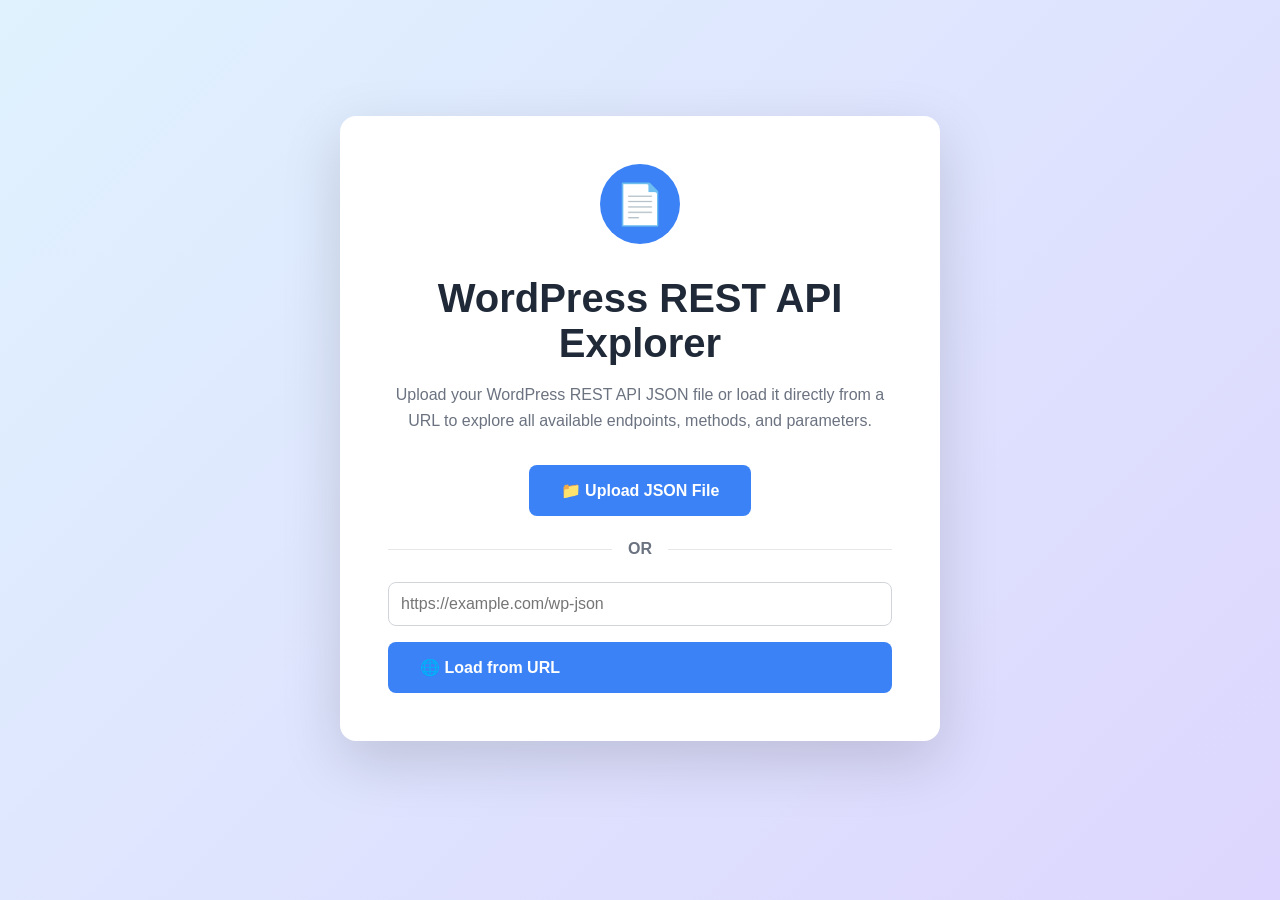
<file: index (15).html>
<!DOCTYPE html>
<html lang="en">
<head>
    <meta charset="UTF-8">
    <meta name="viewport" content="width=device-width, initial-scale=1.0">
    <title>WordPress REST API Explorer</title>
    <style>
        * {
            margin: 0;
            padding: 0;
            box-sizing: border-box;
        }

        body {
            font-family: -apple-system, BlinkMacSystemFont, 'Segoe UI', Roboto, Oxygen, Ubuntu, Cantarell, sans-serif;
            background: linear-gradient(135deg, #e0f2fe 0%, #ddd6fe 100%);
            min-height: 100vh;
            padding: 1rem;
        }

        .container {
            max-width: 1400px;
            margin: 0 auto;
        }

        .upload-screen {
            max-width: 600px;
            margin: 100px auto;
            background: white;
            padding: 3rem;
            border-radius: 1rem;
            box-shadow: 0 20px 60px rgba(0,0,0,0.15);
            text-align: center;
        }

        .upload-icon {
            width: 80px;
            height: 80px;
            margin: 0 auto 2rem;
            background: #3b82f6;
            border-radius: 50%;
            display: flex;
            align-items: center;
            justify-content: center;
            color: white;
            font-size: 40px;
        }

        h1 {
            font-size: 2.5rem;
            color: #1f2937;
            margin-bottom: 1rem;
        }

        .upload-description {
            color: #6b7280;
            margin-bottom: 2rem;
            line-height: 1.6;
        }

        .upload-btn {
            background: #3b82f6;
            color: white;
            padding: 1rem 2rem;
            border: none;
            border-radius: 0.5rem;
            font-size: 1rem;
            font-weight: 600;
            cursor: pointer;
            transition: background 0.3s;
            display: inline-flex;
            align-items: center;
            gap: 0.5rem;
        }

        .upload-btn:hover {
            background: #2563eb;
        }

        .hidden {
            display: none !important;
        }

        .header {
            background: white;
            padding: 1.5rem;
            border-radius: 0.5rem;
            box-shadow: 0 4px 6px rgba(0,0,0,0.1);
            margin-bottom: 1.5rem;
        }

        .header-top {
            display: flex;
            justify-content: space-between;
            align-items: center;
            margin-bottom: 1rem;
            flex-wrap: wrap;
            gap: 1rem;
        }

        .header-title {
            display: flex;
            align-items: center;
            gap: 0.5rem;
        }

        .header-title h2 {
            font-size: 1.875rem;
            color: #1f2937;
        }

        .header-url {
            color: #6b7280;
            font-size: 0.875rem;
            margin-top: 0.25rem;
        }

        .reload-btn {
            background: #6b7280;
            color: white;
            padding: 0.5rem 1rem;
            border: none;
            border-radius: 0.375rem;
            cursor: pointer;
            font-size: 0.875rem;
            transition: background 0.3s;
        }

        .reload-btn:hover {
            background: #4b5563;
        }

        .stats-grid {
            display: grid;
            grid-template-columns: repeat(auto-fit, minmax(200px, 1fr));
            gap: 1rem;
            margin-top: 1rem;
        }

        .stat-card {
            padding: 1rem;
            border-radius: 0.5rem;
            display: flex;
            flex-direction: column;
            gap: 0.5rem;
        }

        .stat-card.blue { background: #dbeafe; }
        .stat-card.green { background: #d1fae5; }
        .stat-card.purple { background: #e9d5ff; }
        .stat-card.orange { background: #fed7aa; }

        .stat-icon {
            font-size: 1.5rem;
        }

        .stat-value {
            font-size: 1.5rem;
            font-weight: 700;
            color: #1f2937;
        }

        .stat-label {
            font-size: 0.875rem;
            color: #6b7280;
        }

        .filters {
            background: white;
            padding: 1rem;
            border-radius: 0.5rem;
            box-shadow: 0 4px 6px rgba(0,0,0,0.1);
            margin-bottom: 1.5rem;
        }

        .filters-content {
            display: flex;
            gap: 1rem;
            flex-wrap: wrap;
            align-items: center;
        }

        .search-box {
            flex: 1;
            min-width: 200px;
            position: relative;
        }

        .search-box input {
            width: 100%;
            padding: 0.5rem 0.5rem 0.5rem 2.5rem;
            border: 1px solid #d1d5db;
            border-radius: 0.5rem;
            font-size: 1rem;
            transition: all 0.3s;
        }

        .search-box input:focus {
            outline: none;
            border-color: #3b82f6;
            box-shadow: 0 0 0 3px rgba(59, 130, 246, 0.1);
        }

        .search-icon {
            position: absolute;
            left: 0.75rem;
            top: 50%;
            transform: translateY(-50%);
            color: #9ca3af;
        }

        .method-filters {
            display: flex;
            gap: 0.5rem;
            flex-wrap: wrap;
        }

        .method-btn {
            padding: 0.5rem 1rem;
            border: none;
            border-radius: 0.5rem;
            font-weight: 600;
            font-size: 0.875rem;
            cursor: pointer;
            transition: all 0.3s;
            background: #e5e7eb;
            color: #374151;
        }

        .method-btn:hover {
            background: #d1d5db;
        }

        .method-btn.active {
            background: #3b82f6;
            color: white;
        }

        .content-grid {
            display: grid;
            grid-template-columns: 1fr 2fr;
            gap: 1.5rem;
        }

        @media (max-width: 1024px) {
            .content-grid {
                grid-template-columns: 1fr;
            }
        }

        .routes-panel {
            background: white;
            border-radius: 0.5rem;
            box-shadow: 0 4px 6px rgba(0,0,0,0.1);
            padding: 1rem;
            max-height: calc(100vh - 400px);
            overflow-y: auto;
        }

        .routes-panel h3 {
            font-size: 1.25rem;
            color: #1f2937;
            margin-bottom: 1rem;
        }

        .route-item {
            border: 1px solid #e5e7eb;
            border-radius: 0.5rem;
            margin-bottom: 0.5rem;
            overflow: hidden;
        }

        .route-button {
            width: 100%;
            text-align: left;
            padding: 0.75rem;
            border: none;
            background: white;
            cursor: pointer;
            transition: background 0.3s;
            display: flex;
            justify-content: space-between;
            align-items: center;
        }

        .route-button:hover {
            background: #f9fafb;
        }

        .route-info {
            flex: 1;
            min-width: 0;
        }

        .route-path {
            font-family: 'Courier New', monospace;
            color: #2563eb;
            font-size: 0.875rem;
            overflow: hidden;
            text-overflow: ellipsis;
            white-space: nowrap;
            display: block;
        }

        .route-methods {
            display: flex;
            gap: 0.25rem;
            margin-top: 0.25rem;
            flex-wrap: wrap;
        }

        .method-badge {
            font-size: 0.75rem;
            padding: 0.125rem 0.375rem;
            border-radius: 0.25rem;
            font-weight: 600;
            color: white;
        }

        .method-badge.get { background: #3b82f6; }
        .method-badge.post { background: #10b981; }
        .method-badge.put { background: #eab308; }
        .method-badge.patch { background: #f97316; }
        .method-badge.delete { background: #ef4444; }

        .chevron {
            color: #9ca3af;
            transition: transform 0.3s;
        }

        .details-panel {
            background: white;
            border-radius: 0.5rem;
            box-shadow: 0 4px 6px rgba(0,0,0,0.1);
            padding: 1.5rem;
            max-height: calc(100vh - 400px);
            overflow-y: auto;
        }

        .empty-state {
            text-align: center;
            padding: 3rem;
        }

        .empty-icon {
            font-size: 4rem;
            color: #d1d5db;
            margin-bottom: 1rem;
        }

        .empty-text {
            color: #6b7280;
        }

        .route-header {
            border-bottom: 2px solid #e5e7eb;
            padding-bottom: 1rem;
            margin-bottom: 1.5rem;
        }

        .route-title {
            font-size: 1.5rem;
            color: #1f2937;
            margin-bottom: 0.5rem;
            word-break: break-all;
        }

        .route-namespace {
            font-size: 0.875rem;
            color: #6b7280;
            margin-top: 0.5rem;
        }

        .endpoint-section {
            background: #f9fafb;
            border-radius: 0.5rem;
            padding: 1rem;
            margin-bottom: 1rem;
        }

        .endpoint-methods {
            display: flex;
            gap: 0.5rem;
            margin-bottom: 1rem;
            flex-wrap: wrap;
        }

        .endpoint-methods .method-badge {
            font-size: 0.875rem;
            padding: 0.25rem 0.5rem;
        }

        .parameters-title {
            font-weight: 600;
            color: #374151;
            margin-bottom: 0.75rem;
        }

        .parameter-item {
            background: white;
            padding: 0.75rem;
            border-radius: 0.375rem;
            border: 1px solid #e5e7eb;
            margin-bottom: 0.5rem;
        }

        .parameter-header {
            display: flex;
            justify-content: space-between;
            align-items: start;
            margin-bottom: 0.5rem;
        }

        .parameter-name {
            font-family: 'Courier New', monospace;
            color: #2563eb;
            font-size: 0.875rem;
        }

        .required-badge {
            background: #fee2e2;
            color: #991b1b;
            font-size: 0.75rem;
            padding: 0.125rem 0.5rem;
            border-radius: 0.25rem;
            margin-left: 0.5rem;
        }

        .parameter-type {
            color: #6b7280;
            font-size: 0.75rem;
        }

        .parameter-description {
            color: #6b7280;
            font-size: 0.875rem;
            margin-top: 0.25rem;
        }

        .parameter-meta {
            font-size: 0.75rem;
            color: #6b7280;
            margin-top: 0.5rem;
        }

        .parameter-meta code {
            background: #f3f4f6;
            padding: 0.125rem 0.25rem;
            border-radius: 0.25rem;
            font-size: 0.75rem;
        }
    </style>
</head>
<body>
    <div class="container">
        <!-- Upload Screen -->
        <div id="uploadScreen" class="upload-screen">
            <div class="upload-icon">📄</div>
            <h1>WordPress REST API Explorer</h1>
            <p class="upload-description">
                Upload your WordPress REST API JSON file or load it directly from a URL to explore all available endpoints, methods, and parameters.
            </p>
            
            <div style="margin-bottom: 1.5rem;">
                <label for="fileInput" class="upload-btn">
                    📁 Upload JSON File
                </label>
                <input type="file" id="fileInput" accept=".json" class="hidden">
            </div>

            <div style="display: flex; align-items: center; gap: 1rem; margin: 1.5rem 0;">
                <div style="flex: 1; height: 1px; background: #e5e7eb;"></div>
                <span style="color: #6b7280; font-weight: 600;">OR</span>
                <div style="flex: 1; height: 1px; background: #e5e7eb;"></div>
            </div>

            <div style="margin-top: 1.5rem;">
                <input 
                    type="url" 
                    id="urlInput" 
                    placeholder="https://example.com/wp-json"
                    style="width: 100%; padding: 0.75rem; border: 1px solid #d1d5db; border-radius: 0.5rem; font-size: 1rem; margin-bottom: 1rem;"
                >
                <button id="loadUrlBtn" class="upload-btn" style="width: 100%;">
                    🌐 Load from URL
                </button>
                <p id="urlError" class="hidden" style="color: #ef4444; margin-top: 0.5rem; font-size: 0.875rem;"></p>
                <p id="urlLoading" class="hidden" style="color: #3b82f6; margin-top: 0.5rem; font-size: 0.875rem;">
                    ⏳ Loading API data...
                </p>
            </div>
        </div>

        <!-- Main App -->
        <div id="mainApp" class="hidden">
            <!-- Header -->
            <div class="header">
                <div class="header-top">
                    <div class="header-title">
                        <span style="font-size: 2rem;">🌐</span>
                        <div>
                            <h2 id="apiName">WordPress REST API</h2>
                            <div id="apiUrl" class="header-url"></div>
                        </div>
                    </div>
                    <label for="reloadFile" class="reload-btn">
                        Load Different File
                    </label>
                    <input type="file" id="reloadFile" accept=".json" class="hidden">
                </div>
                <div id="apiDescription" class="upload-description" style="text-align: left; margin: 0;"></div>
                <div class="stats-grid" id="statsGrid"></div>
            </div>

            <!-- Filters -->
            <div class="filters">
                <div class="filters-content">
                    <div class="search-box">
                        <span class="search-icon">🔍</span>
                        <input type="text" id="searchInput" placeholder="Search routes...">
                    </div>
                    <div class="method-filters" id="methodFilters"></div>
                </div>
            </div>

            <!-- Content -->
            <div class="content-grid">
                <div class="routes-panel">
                    <h3>Routes (<span id="routeCount">0</span>)</h3>
                    <div id="routesList"></div>
                </div>
                <div class="details-panel" id="detailsPanel">
                    <div class="empty-state">
                        <div class="empty-icon">ℹ️</div>
                        <p class="empty-text">Select a route to view details</p>
                    </div>
                </div>
            </div>
        </div>
    </div>

    <script>
        let apiData = null;
        let searchTerm = '';
        let filterMethod = 'ALL';

        // File upload handlers
        document.getElementById('fileInput').addEventListener('change', handleFileUpload);
        document.getElementById('reloadFile').addEventListener('change', handleFileUpload);
        document.getElementById('loadUrlBtn').addEventListener('click', handleUrlLoad);
        document.getElementById('urlInput').addEventListener('keypress', (e) => {
            if (e.key === 'Enter') {
                handleUrlLoad();
            }
        });
        document.getElementById('searchInput').addEventListener('input', (e) => {
            searchTerm = e.target.value.toLowerCase();
            renderRoutes();
        });

        async function handleUrlLoad() {
            const urlInput = document.getElementById('urlInput');
            const url = urlInput.value.trim();
            const errorEl = document.getElementById('urlError');
            const loadingEl = document.getElementById('urlLoading');

            // Validate URL
            if (!url) {
                showError('Please enter a URL');
                return;
            }

            // Ensure URL ends with /wp-json if not already
            let apiUrl = url;
            if (!apiUrl.includes('/wp-json')) {
                apiUrl = apiUrl.replace(/\/$/, '') + '/wp-json';
            }

            // Show loading state
            errorEl.classList.add('hidden');
            loadingEl.classList.remove('hidden');
            document.getElementById('loadUrlBtn').disabled = true;

            try {
                const response = await fetch(apiUrl);
                
                if (!response.ok) {
                    throw new Error(`HTTP error! status: ${response.status}`);
                }

                const data = await response.json();
                apiData = data;
                initializeApp();
            } catch (error) {
                console.error('Error loading API:', error);
                showError(`Failed to load API: ${error.message}. Make sure the URL is correct and the API is accessible.`);
            } finally {
                loadingEl.classList.add('hidden');
                document.getElementById('loadUrlBtn').disabled = false;
            }
        }

        function showError(message) {
            const errorEl = document.getElementById('urlError');
            errorEl.textContent = message;
            errorEl.classList.remove('hidden');
        }

        function handleFileUpload(e) {
            const file = e.target.files[0];
            if (!file) return;

            const reader = new FileReader();
            reader.onload = (event) => {
                try {
                    apiData = JSON.parse(event.target.result);
                    initializeApp();
                } catch (error) {
                    alert('Invalid JSON file. Please upload a valid WordPress REST API JSON.');
                }
            };
            reader.readAsText(file);
        }

        function initializeApp() {
            document.getElementById('uploadScreen').classList.add('hidden');
            document.getElementById('mainApp').classList.remove('hidden');
            
            // Update header
            document.getElementById('apiName').textContent = apiData.name || 'WordPress REST API';
            document.getElementById('apiUrl').textContent = apiData.url || '';
            document.getElementById('apiDescription').textContent = apiData.description || '';
            
            // Render stats
            renderStats();
            
            // Render method filters
            renderMethodFilters();
            
            // Render routes
            renderRoutes();
        }

        function renderStats() {
            const stats = [
                { icon: '💾', value: Object.keys(apiData.routes || {}).length, label: 'Routes', color: 'blue' },
                { icon: '🏷️', value: (apiData.namespaces || []).length, label: 'Namespaces', color: 'green' },
                { icon: 'ℹ️', value: (apiData.authentication || []).length, label: 'Auth Methods', color: 'purple' },
                { icon: '🌐', value: apiData.timezone_string || 'UTC', label: 'Timezone', color: 'orange' }
            ];

            const html = stats.map(stat => `
                <div class="stat-card ${stat.color}">
                    <div class="stat-icon">${stat.icon}</div>
                    <div class="stat-value">${stat.value}</div>
                    <div class="stat-label">${stat.label}</div>
                </div>
            `).join('');

            document.getElementById('statsGrid').innerHTML = html;
        }

        function renderMethodFilters() {
            const methods = ['ALL', 'GET', 'POST', 'PUT', 'PATCH', 'DELETE'];
            const html = methods.map(method => `
                <button class="method-btn ${method === filterMethod ? 'active' : ''}" 
                        onclick="setMethodFilter('${method}')">
                    ${method}
                </button>
            `).join('');
            document.getElementById('methodFilters').innerHTML = html;
        }

        function setMethodFilter(method) {
            filterMethod = method;
            renderMethodFilters();
            renderRoutes();
        }

        function getFilteredRoutes() {
            if (!apiData?.routes) return [];
            
            return Object.entries(apiData.routes).filter(([route, details]) => {
                const matchesSearch = route.toLowerCase().includes(searchTerm);
                const methods = details.methods || [];
                const matchesMethod = filterMethod === 'ALL' || methods.includes(filterMethod);
                return matchesSearch && matchesMethod;
            });
        }

        function renderRoutes() {
            const filteredRoutes = getFilteredRoutes();
            document.getElementById('routeCount').textContent = filteredRoutes.length;

            const html = filteredRoutes.map(([route, details]) => `
                <div class="route-item">
                    <button class="route-button" onclick='selectRoute(${JSON.stringify(route)})'>
                        <div class="route-info">
                            <code class="route-path">${route}</code>
                            <div class="route-methods">
                                ${(details.methods || []).slice(0, 3).map(method => 
                                    `<span class="method-badge ${method.toLowerCase()}">${method}</span>`
                                ).join('')}
                            </div>
                        </div>
                        <span class="chevron">▶</span>
                    </button>
                </div>
            `).join('');

            document.getElementById('routesList').innerHTML = html || '<p style="color: #6b7280; padding: 1rem;">No routes found</p>';
        }

        function selectRoute(route) {
            const details = apiData.routes[route];
            renderRouteDetails(route, details);
        }

        function renderRouteDetails(route, details) {
            const html = `
                <div class="route-header">
                    <h3 class="route-title">${route}</h3>
                    <div style="display: flex; gap: 0.5rem; flex-wrap: wrap;">
                        ${(details.methods || []).map(method => 
                            `<span class="method-badge ${method.toLowerCase()}">${method}</span>`
                        ).join('')}
                    </div>
                    ${details.namespace ? `<p class="route-namespace"><strong>Namespace:</strong> ${details.namespace}</p>` : ''}
                </div>

                ${(details.endpoints || []).map((endpoint, idx) => `
                    <div class="endpoint-section">
                        <div class="endpoint-methods">
                            ${(endpoint.methods || []).map(method => 
                                `<span class="method-badge ${method.toLowerCase()}">${method}</span>`
                            ).join('')}
                        </div>

                        ${endpoint.args && Object.keys(endpoint.args).length > 0 ? `
                            <h4 class="parameters-title">Parameters:</h4>
                            <div>
                                ${Object.entries(endpoint.args).map(([argName, argDetails]) => `
                                    <div class="parameter-item">
                                        <div class="parameter-header">
                                            <div>
                                                <code class="parameter-name">${argName}</code>
                                                ${argDetails.required ? '<span class="required-badge">Required</span>' : ''}
                                            </div>
                                            ${argDetails.type ? `<span class="parameter-type">${Array.isArray(argDetails.type) ? argDetails.type.join(' | ') : argDetails.type}</span>` : ''}
                                        </div>
                                        ${argDetails.description ? `<p class="parameter-description">${argDetails.description}</p>` : ''}
                                        ${argDetails.default !== undefined ? `<p class="parameter-meta">Default: <code>${JSON.stringify(argDetails.default)}</code></p>` : ''}
                                        ${argDetails.enum ? `<p class="parameter-meta">Values: ${argDetails.enum.map(v => `<code>${v}</code>`).join(', ')}</p>` : ''}
                                    </div>
                                `).join('')}
                            </div>
                        ` : ''}
                    </div>
                `).join('')}
            `;

            document.getElementById('detailsPanel').innerHTML = html;
        }
    </script>
</body>
</html>
</file>
